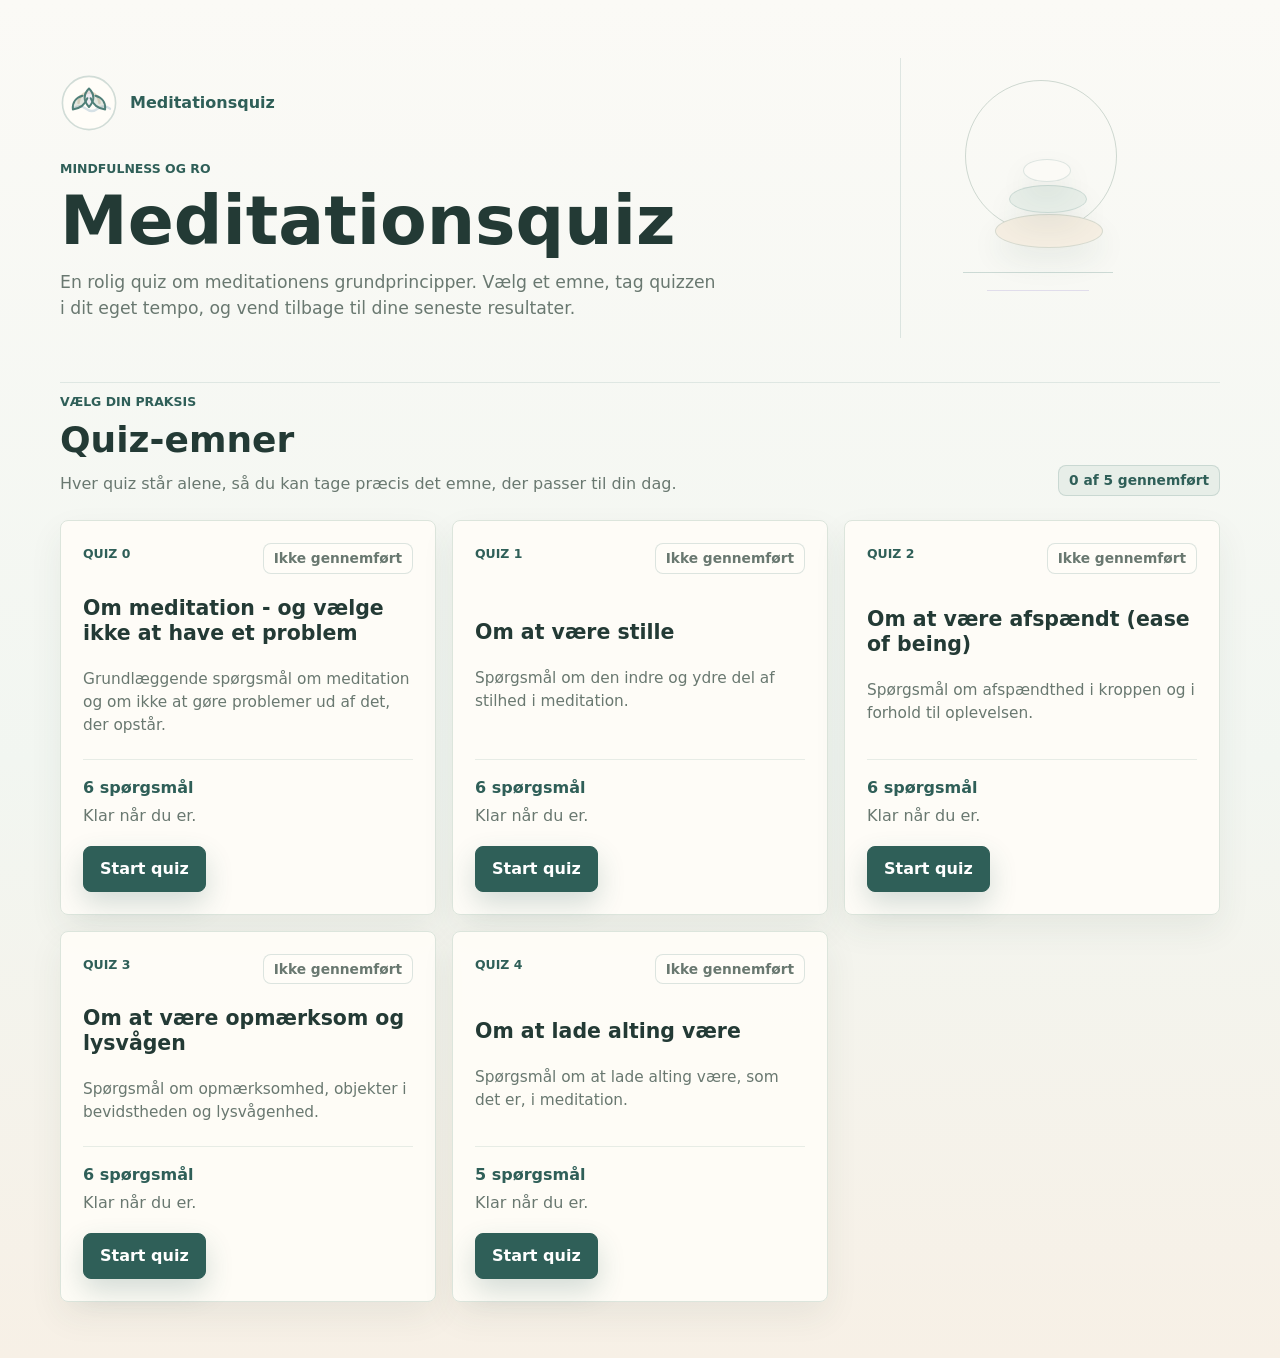
<file: static/projects/meditation-quiz/index.html>
<!doctype html>
<html lang="da">
  <head>
    <meta charset="utf-8">
    <meta name="viewport" content="width=device-width, initial-scale=1">
    <title>Meditationsquiz</title>
    <link rel="stylesheet" href="style.css">
    <script src="quizData.js" defer></script>
    <script src="script.js" defer></script>
  </head>
  <body>
    <main class="app-shell">
      <header class="app-header">
        <div class="hero-copy">
          <div class="brand-lockup">
            <svg class="lotus-logo" viewBox="0 0 72 72" role="img" aria-label="Meditationsquiz logo">
              <circle class="logo-disc" cx="36" cy="36" r="33"></circle>
              <path class="logo-sun" d="M23 36a13 13 0 0 1 26 0"></path>
              <path class="logo-wave" d="M17 43c5-4 10-4 15 0s10 4 15 0 10-4 15 0"></path>
              <path class="logo-petal logo-petal-center" d="M36 18c-7 7-8 14 0 23 8-9 7-16 0-23Z"></path>
              <path class="logo-petal logo-petal-left" d="M28 27c-8 2-13 8-12 17 9-1 15-6 18-14"></path>
              <path class="logo-petal logo-petal-right" d="M44 27c8 2 13 8 12 17-9-1-15-6-18-14"></path>
            </svg>
            <span>Meditationsquiz</span>
          </div>

          <p class="eyebrow">Mindfulness og ro</p>
          <h1>Meditationsquiz</h1>
          <p class="intro">
            En rolig quiz om meditationens grundprincipper. Vælg et emne,
            tag quizzen i dit eget tempo, og vend tilbage til dine seneste resultater.
          </p>
        </div>

        <div class="breath-panel" aria-hidden="true">
          <span class="breath-circle"></span>
          <span class="stone stone-one"></span>
          <span class="stone stone-two"></span>
          <span class="stone stone-three"></span>
          <span class="breath-line breath-line-one"></span>
          <span class="breath-line breath-line-two"></span>
        </div>
      </header>

      <section id="app" class="app-content" aria-live="polite"></section>
    </main>
  </body>
</html>
</file>
<file: static/projects/meditation-quiz/style.css>
:root {
  --bg: #f8f6ef;
  --surface: #fffdf8;
  --surface-soft: #f1f5ef;
  --ink: #233a35;
  --muted: #697870;
  --line: #dce5dc;
  --sage: #7f9b8e;
  --sage-soft: #e7eee8;
  --teal: #4f7f78;
  --teal-dark: #2f5f58;
  --sand: #e8dcc8;
  --sand-soft: #f5eee2;
  --lavender: #d8d2e8;
  --blue-soft: #d6e1e6;
  --correct: #31775d;
  --correct-soft: #e5f2ea;
  --wrong: #ad5650;
  --wrong-soft: #f6e7e3;
  --shadow: 0 18px 46px rgba(44, 71, 63, 0.11);
}

* {
  box-sizing: border-box;
}

html {
  min-height: 100%;
}

body {
  min-height: 100%;
  margin: 0;
  color: var(--ink);
  background:
    linear-gradient(180deg, #fbfaf6 0%, #f2f6f1 56%, #f7f0e6 100%),
    var(--bg);
  font-family: Inter, ui-sans-serif, system-ui, -apple-system, BlinkMacSystemFont, "Segoe UI", sans-serif;
  line-height: 1.5;
}

button,
input,
textarea,
select {
  font: inherit;
}

button {
  cursor: pointer;
}

button:disabled {
  cursor: not-allowed;
}

.app-shell {
  width: min(1160px, calc(100% - 36px));
  margin: 0 auto;
  padding: 42px 0 56px;
}

.app-header {
  display: grid;
  grid-template-columns: minmax(0, 1fr) 320px;
  gap: 36px;
  align-items: center;
  padding: 16px 0 44px;
}

.hero-copy {
  max-width: 760px;
}

.brand-lockup {
  display: inline-flex;
  align-items: center;
  gap: 12px;
  margin-bottom: 28px;
  color: var(--teal-dark);
  font-weight: 800;
}

.lotus-logo {
  width: 58px;
  height: 58px;
  flex: 0 0 auto;
}

.logo-disc {
  fill: var(--surface);
  stroke: rgba(79, 127, 120, 0.25);
  stroke-width: 2;
}

.logo-sun,
.logo-wave {
  fill: none;
  stroke: var(--sand);
  stroke-linecap: round;
  stroke-width: 3;
}

.logo-wave {
  stroke: var(--blue-soft);
}

.logo-petal {
  fill: rgba(127, 155, 142, 0.22);
  stroke: var(--teal);
  stroke-linecap: round;
  stroke-linejoin: round;
  stroke-width: 2.5;
}

.logo-petal-center {
  fill: rgba(216, 210, 232, 0.42);
}

.eyebrow,
.topic-number {
  margin: 0 0 8px;
  color: var(--teal-dark);
  font-size: 0.78rem;
  font-weight: 760;
  letter-spacing: 0;
  text-transform: uppercase;
}

h1,
h2,
h3,
h4,
p {
  margin-top: 0;
}

h1 {
  margin-bottom: 14px;
  max-width: 680px;
  font-size: 4.25rem;
  line-height: 1.03;
  letter-spacing: 0;
  overflow-wrap: anywhere;
}

h2 {
  margin-bottom: 12px;
  font-size: 2.25rem;
  line-height: 1.12;
  letter-spacing: 0;
}

h3 {
  margin-bottom: 12px;
  font-size: 1.28rem;
  line-height: 1.22;
  letter-spacing: 0;
}

h4 {
  margin-bottom: 14px;
  font-size: 1.02rem;
  line-height: 1.35;
  letter-spacing: 0;
}

.intro {
  max-width: 660px;
  margin-bottom: 0;
  color: var(--muted);
  font-size: 1.08rem;
}

.breath-panel {
  position: relative;
  min-height: 280px;
  border-left: 1px solid rgba(79, 127, 120, 0.16);
}

.breath-circle {
  position: absolute;
  top: 22px;
  left: 64px;
  width: 152px;
  height: 152px;
  border: 1px solid rgba(127, 155, 142, 0.36);
  border-radius: 50%;
}

.stone {
  position: absolute;
  left: 94px;
  display: block;
  border: 1px solid rgba(79, 127, 120, 0.18);
  border-radius: 50%;
  background: var(--surface);
  box-shadow: 0 14px 30px rgba(44, 71, 63, 0.08);
}

.stone-one {
  top: 156px;
  width: 108px;
  height: 34px;
  background: var(--sand-soft);
}

.stone-two {
  top: 127px;
  left: 108px;
  width: 78px;
  height: 28px;
  background: var(--sage-soft);
}

.stone-three {
  top: 101px;
  left: 122px;
  width: 48px;
  height: 23px;
  background: #fbfaf6;
}

.breath-line {
  position: absolute;
  left: 62px;
  width: 150px;
  height: 1px;
  background: rgba(79, 127, 120, 0.26);
}

.breath-line-one {
  top: 214px;
}

.breath-line-two {
  top: 232px;
  left: 86px;
  width: 102px;
  background: rgba(216, 210, 232, 0.7);
}

.app-content {
  min-height: 420px;
}

.topics-section {
  display: grid;
  gap: 24px;
}

.section-heading {
  display: flex;
  align-items: end;
  justify-content: space-between;
  gap: 24px;
  padding-top: 10px;
  border-top: 1px solid rgba(79, 127, 120, 0.14);
}

.section-heading p:last-child {
  max-width: 620px;
  margin-bottom: 0;
  color: var(--muted);
}

.overview-tools {
  display: flex;
  align-items: center;
  justify-content: flex-end;
  flex-wrap: wrap;
  gap: 10px;
  min-width: 210px;
}

.completion-summary,
.status-pill,
.topic-meta {
  display: inline-flex;
  align-items: center;
  min-height: 30px;
  padding: 4px 10px;
  color: var(--teal-dark);
  border: 1px solid rgba(79, 127, 120, 0.2);
  border-radius: 8px;
  background: var(--sage-soft);
  font-size: 0.86rem;
  font-weight: 720;
}

.status-pill {
  color: var(--muted);
  background: var(--surface);
}

.topic-card.is-completed .status-pill {
  color: var(--teal-dark);
  background: var(--sage-soft);
}

.topic-grid {
  display: grid;
  grid-template-columns: repeat(3, minmax(0, 1fr));
  gap: 16px;
}

.topic-card {
  display: flex;
  min-width: 0;
  min-height: 350px;
  flex-direction: column;
  justify-content: space-between;
  gap: 22px;
  padding: 22px;
  color: var(--ink);
  border: 1px solid var(--line);
  border-radius: 8px;
  background: rgba(255, 253, 248, 0.92);
  box-shadow: 0 14px 34px rgba(44, 71, 63, 0.07);
  transition: transform 160ms ease, border-color 160ms ease, box-shadow 160ms ease;
}

.topic-card:hover {
  transform: translateY(-3px);
  border-color: rgba(79, 127, 120, 0.38);
  box-shadow: var(--shadow);
}

.topic-card-top,
.topic-actions,
.quiz-actions,
.result-actions {
  display: flex;
  flex-wrap: wrap;
  gap: 10px;
}

.topic-card-top {
  align-items: center;
  justify-content: space-between;
}

.topic-copy {
  display: grid;
  gap: 10px;
}

.topic-title {
  color: var(--ink);
  overflow-wrap: anywhere;
}

.topic-description {
  margin-bottom: 0;
  color: var(--muted);
  font-size: 0.96rem;
}

.topic-footer {
  display: grid;
  gap: 18px;
}

.empty-result {
  padding-top: 16px;
  border-top: 1px solid rgba(79, 127, 120, 0.13);
}

.empty-result span {
  color: var(--teal-dark);
  font-weight: 760;
}

.empty-result p {
  margin: 4px 0 0;
  color: var(--muted);
}

.saved-result {
  display: grid;
  grid-template-columns: auto 1fr;
  gap: 14px;
  align-items: center;
  padding-top: 16px;
  border-top: 1px solid rgba(79, 127, 120, 0.13);
}

.saved-score span {
  display: block;
  color: var(--teal-dark);
  font-size: 2rem;
  font-weight: 840;
  line-height: 1;
}

.saved-score p,
.saved-details p,
.saved-details time {
  margin: 0;
  color: var(--muted);
  font-size: 0.9rem;
}

.saved-details p {
  color: var(--ink);
  font-weight: 720;
}

.panel,
.quiz-panel,
.result-panel {
  border: 1px solid var(--line);
  border-radius: 8px;
  background: rgba(255, 253, 248, 0.94);
  box-shadow: var(--shadow);
}

.panel {
  padding: 28px;
}

.quiz-panel,
.result-panel {
  padding: 30px;
}

.quiz-topline {
  display: flex;
  align-items: center;
  justify-content: space-between;
  gap: 16px;
  margin-bottom: 18px;
}

.progress-label {
  color: var(--muted);
  font-size: 0.94rem;
  font-weight: 680;
}

.progress-track {
  width: 100%;
  height: 9px;
  overflow: hidden;
  margin-bottom: 28px;
  border-radius: 8px;
  background: var(--surface-soft);
}

.progress-fill {
  display: block;
  height: 100%;
  border-radius: inherit;
  background: linear-gradient(90deg, var(--teal), var(--sage), var(--sand));
  transition: width 180ms ease;
}

.question-block {
  max-width: 860px;
  margin-bottom: 24px;
}

.question-text {
  margin-bottom: 0;
  font-size: 1.42rem;
  font-weight: 740;
  line-height: 1.35;
}

.answers {
  display: grid;
  gap: 12px;
}

.answer-option {
  display: grid;
  grid-template-columns: 22px 1fr;
  gap: 12px;
  align-items: start;
  width: 100%;
  min-height: 58px;
  padding: 16px;
  color: var(--ink);
  text-align: left;
  border: 1px solid var(--line);
  border-radius: 8px;
  background: var(--surface);
  transition: background 140ms ease, border-color 140ms ease, transform 140ms ease;
}

.answer-option:hover:not(:disabled),
.answer-option:focus-visible {
  transform: translateY(-1px);
  border-color: rgba(79, 127, 120, 0.48);
  outline: none;
}

.answer-option.is-selected {
  border-color: var(--teal);
  background: var(--sage-soft);
}

.answer-option.is-correct {
  border-color: rgba(49, 119, 93, 0.78);
  background: var(--correct-soft);
}

.answer-option.is-wrong {
  border-color: rgba(173, 86, 80, 0.78);
  background: var(--wrong-soft);
}

.answer-dot {
  width: 18px;
  height: 18px;
  margin-top: 3px;
  border: 2px solid var(--teal);
  border-radius: 50%;
  background: #fff;
}

.answer-option.is-selected .answer-dot,
.answer-option.is-correct .answer-dot {
  box-shadow: inset 0 0 0 4px #fff;
  background: var(--teal);
}

.answer-option.is-correct .answer-dot {
  border-color: var(--correct);
  background: var(--correct);
}

.answer-option.is-wrong .answer-dot {
  border-color: var(--wrong);
  background: var(--wrong);
  box-shadow: inset 0 0 0 4px #fff;
}

.feedback {
  min-height: 0;
}

.feedback-box {
  display: grid;
  gap: 5px;
  margin-top: 18px;
  padding: 16px;
  border-radius: 8px;
  border: 1px solid transparent;
}

.feedback-box p {
  margin-bottom: 0;
}

.feedback-correct {
  border-color: rgba(49, 119, 93, 0.32);
  background: var(--correct-soft);
}

.feedback-wrong {
  border-color: rgba(173, 86, 80, 0.32);
  background: var(--wrong-soft);
}

.quiz-actions,
.result-actions {
  margin-top: 24px;
}

.primary-button,
.secondary-button,
.ghost-button,
.text-button {
  display: inline-flex;
  align-items: center;
  justify-content: center;
  min-height: 44px;
  padding: 10px 16px;
  border-radius: 8px;
  font-weight: 760;
  text-align: center;
  text-decoration: none;
  white-space: normal;
  transition: transform 140ms ease, box-shadow 140ms ease, background 140ms ease, border-color 140ms ease;
}

.primary-button {
  color: #fff;
  border: 1px solid var(--teal-dark);
  background: var(--teal-dark);
  box-shadow: 0 12px 28px rgba(47, 95, 88, 0.2);
}

.primary-button:hover:not(:disabled),
.primary-button:focus-visible {
  transform: translateY(-1px);
  box-shadow: 0 15px 34px rgba(47, 95, 88, 0.27);
  outline: none;
}

.primary-button:disabled {
  opacity: 0.5;
}

.secondary-button,
.ghost-button {
  color: var(--teal-dark);
  border: 1px solid rgba(79, 127, 120, 0.28);
  background: var(--surface);
}

.secondary-button:hover,
.secondary-button:focus-visible,
.ghost-button:hover,
.ghost-button:focus-visible {
  background: var(--sage-soft);
  border-color: rgba(79, 127, 120, 0.46);
  outline: none;
}

.text-button {
  min-height: 36px;
  padding: 7px 10px;
  color: var(--muted);
  border: 0;
  background: transparent;
}

.text-button:hover,
.text-button:focus-visible {
  color: var(--teal-dark);
  background: rgba(127, 155, 142, 0.12);
  outline: none;
}

.result-header {
  max-width: 780px;
  margin-bottom: 24px;
}

.result-header p:last-child {
  color: var(--muted);
}

.score-grid {
  display: grid;
  grid-template-columns: repeat(3, minmax(0, 1fr));
  gap: 12px;
  margin-bottom: 28px;
}

.score-box {
  padding: 18px;
  border-top: 3px solid var(--sage);
  border-radius: 8px;
  background: var(--surface-soft);
}

.score-box span {
  display: block;
  margin-bottom: 4px;
  color: var(--teal-dark);
  font-size: 2rem;
  font-weight: 820;
  line-height: 1;
}

.score-box p {
  margin-bottom: 0;
  color: var(--muted);
  font-weight: 680;
}

.review-list {
  display: grid;
  gap: 12px;
}

.review-item {
  padding: 18px;
  border: 1px solid var(--line);
  border-left-width: 6px;
  border-radius: 8px;
  background: var(--surface);
}

.review-correct {
  border-left-color: var(--correct);
}

.review-wrong {
  border-left-color: var(--wrong);
}

.review-heading {
  display: flex;
  align-items: center;
  justify-content: space-between;
  gap: 12px;
  margin-bottom: 10px;
  color: var(--muted);
  font-size: 0.9rem;
  font-weight: 740;
}

.review-correct .review-heading strong {
  color: var(--correct);
}

.review-wrong .review-heading strong {
  color: var(--wrong);
}

.review-item p {
  margin-bottom: 7px;
}

.review-item p:last-child {
  margin-bottom: 0;
}

.review-item p span {
  color: var(--muted);
  font-weight: 740;
}

.review-explanation {
  padding-top: 8px;
  color: var(--muted);
}

code {
  padding: 2px 5px;
  border-radius: 6px;
  background: var(--surface-soft);
}

@media (max-width: 980px) {
  .app-header {
    grid-template-columns: 1fr;
    gap: 20px;
    padding-bottom: 34px;
  }

  .breath-panel {
    display: none;
  }

  .topic-grid {
    grid-template-columns: repeat(2, minmax(0, 1fr));
  }
}

@media (max-width: 680px) {
  .app-shell {
    width: min(100% - 32px, 1160px);
    padding: 26px 0 40px;
  }

  .brand-lockup {
    margin-bottom: 22px;
  }

  .lotus-logo {
    width: 52px;
    height: 52px;
  }

  h1 {
    font-size: 2.55rem;
  }

  h2 {
    font-size: 1.75rem;
  }

  .intro,
  .section-heading p:last-child {
    font-size: 1rem;
  }

  .section-heading,
  .quiz-topline,
  .review-heading {
    align-items: flex-start;
    flex-direction: column;
  }

  .overview-tools {
    justify-content: flex-start;
    min-width: 0;
  }

  .topic-grid,
  .score-grid {
    grid-template-columns: minmax(0, 1fr);
  }

  .topic-card {
    min-height: 0;
    padding: 18px;
  }

  .topic-card-top {
    justify-content: flex-start;
  }

  .status-pill,
  .completion-summary {
    max-width: 100%;
    overflow-wrap: anywhere;
  }

  .saved-result {
    grid-template-columns: 1fr;
  }

  .quiz-panel,
  .result-panel,
  .panel {
    padding: 20px;
  }

  .question-text {
    font-size: 1.18rem;
  }

  .topic-actions,
  .primary-button,
  .secondary-button,
  .ghost-button {
    width: 100%;
  }
}
</file>
